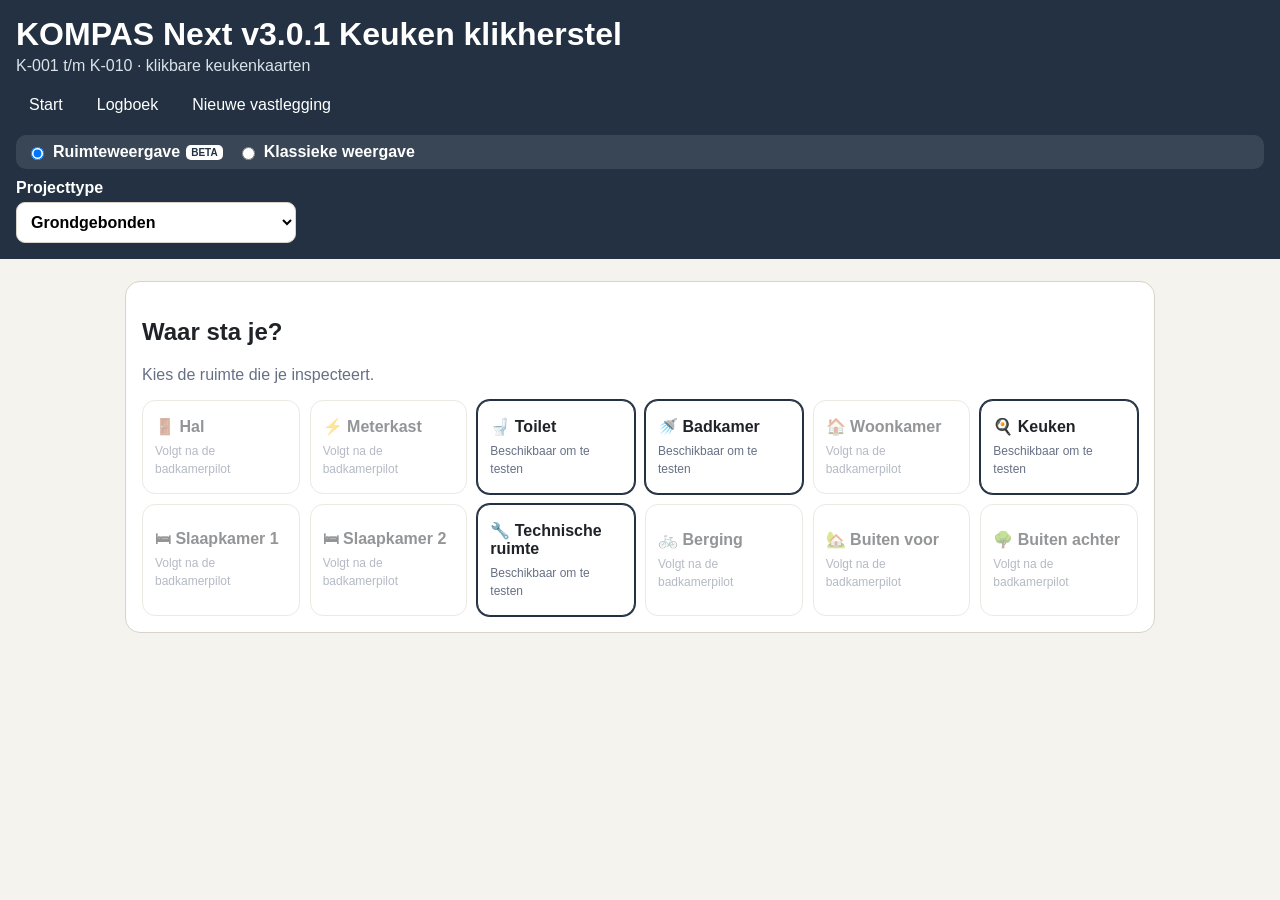
<file: index.html>
<!doctype html><html lang="nl"><head><meta charset="utf-8"><meta name="viewport" content="width=device-width,initial-scale=1"><meta name="theme-color" content="#233142"><title>KOMPAS Next v2.8.1 BR-002</title><link rel="stylesheet" href="css/styles.css"></head><body>
<header><h1 id="version"></h1><p id="subtitle"></p><nav>
<button onclick="goHome()">Start</button>
<button onclick="show('log')">Logboek</button>
<button onclick="resetAll()">Nieuwe vastlegging</button>
</nav>
<div class="mode-switch">
<label><input type="radio" name="viewMode" value="rooms" checked> Ruimteweergave <span class="beta">BETA</span></label>
<label><input type="radio" name="viewMode" value="classic"> Klassieke weergave</label>
</div><div class="project-choice"><label>Projecttype<select id="projectType"><option>Grondgebonden</option><option>Appartement</option></select></label></div></header>
<main>
<section id="roomHome" class="panel">
<h2>Waar sta je?</h2>
<p class="intro">Kies de ruimte die je inspecteert.</p>
<div id="roomGrid" class="room-grid"></div>
</section>

<section id="roomObjects" class="panel hidden">
<div class="top">
<div><h2 id="roomTitle"></h2><span class="pill">Ruimteweergave BETA</span></div>
<button class="light" onclick="showRoomHome()">Alle ruimtes</button>
</div>
<p class="intro">Wat zie je in deze ruimte?</p>
<div id="objectGrid" class="object-grid"></div>
</section>

<section id="roomObjectChoices" class="panel hidden">
<div class="top">
<div><h2 id="objectChoiceTitle"></h2><span id="roomContextPill" class="pill"></span></div>
<button class="light" onclick="showCurrentRoom()">Terug naar ruimte</button>
</div>
<p class="intro">Wat heb je waargenomen?</p>
<div id="roomChoiceGrid" class="grid"></div>
</section>

<section id="start" class="panel hidden"><h2>Wat heb je waargenomen?</h2><input id="search" type="search" placeholder="Zoek waarneming..."><div id="list" class="grid"></div></section>
<section id="form" class="panel hidden"><div class="top"><div><h2 id="cardTitle"></h2><span id="cardType" class="pill"></span></div><button class="light" onclick="backFromCard()">Terug</button></div>
<div id="registrationFields" class="fields"><label>Object<select id="object"></select></label><label>Type<select id="type"></select></label><label>Onderdeel<select id="part"></select></label><label>Locatie<select id="location"></select></label>
<label id="microLocationWrap" class="hidden">Positie op het bouwdeel
<select id="microLocation">
<option>Niet gespecificeerd</option>
<option>Scharnierzijde</option>
<option>Sluitzijde</option>
<option>Hoek bovenzijde</option>
<option>Hoek onderzijde</option>
<option>Kopse kant</option>
<option>Voorzijde</option>
<option>Achterzijde</option>
</select>
</label></div>

<div id="expert"></div>
<label>Meerwerk / projectspecifieke afspraak
<textarea id="projectAgreement" rows="2" placeholder="Alleen invullen indien van toepassing"></textarea>
</label>
<label>Aanvullende toelichting inspecteur<textarea id="extra" rows="3" placeholder="Optioneel"></textarea></label>
<div id="warning" class="note warn hidden"></div>
<div class="result"><h3>Titel</h3><div id="titleOut" class="out"></div><button data-copy="titleOut">Titel kopiëren</button></div>
<div class="result"><h3>Beschrijving</h3><div id="descOut" class="out"></div><button data-copy="descOut">Beschrijving kopiëren</button></div>
<div class="result"><h3>Advies</h3><div id="adviceOut" class="out"></div><button data-copy="adviceOut">Advies kopiëren</button></div>
<div class="actions"><button id="quickLog">Aan KOMPAS toevoegen</button><button class="light" onclick="backFromCard()">Andere waarneming</button></div></section>
<section id="log" class="panel hidden"><h2>KOMPAS Logboek</h2><textarea id="logText" rows="16"></textarea><div class="actions"><button id="downloadLog">Logboek downloaden</button><button class="light" onclick="show('start')">Terug</button></div></section>
</main><script src="js/data.js"></script><script src="js/app.js"></script></body></html>
</file>
<file: css/styles.css>
:root{--bg:#f5f3ee;--card:#fff;--text:#1f2328;--line:#d8d2c8;--accent:#233142;--accent2:#42607a;--ok:#e8f5ea;--warn:#fff6da;--bad:#fdeaea}*{box-sizing:border-box}body{margin:0;background:var(--bg);color:var(--text);font-family:-apple-system,BlinkMacSystemFont,"Segoe UI",Arial,sans-serif}header{position:sticky;top:0;z-index:10;background:var(--accent);color:#fff;padding:16px}header h1{margin:0}header p{margin:4px 0;color:#dbe2e8}nav{display:flex;gap:8px;margin-top:10px;flex-wrap:wrap}button{cursor:pointer;border:1px solid var(--accent);background:var(--accent);color:#fff;border-radius:10px;padding:10px 12px;font:inherit}.light{background:#fff;color:var(--accent)}main{max-width:1050px;margin:auto;padding:10px}.panel{background:var(--card);border:1px solid var(--line);border-radius:15px;padding:16px;margin:12px 0}.hidden{display:none!important}.grid{display:grid;grid-template-columns:repeat(auto-fit,minmax(180px,1fr));gap:8px;margin-top:10px}.grid button{background:#fff;color:var(--text);border-color:var(--line);text-align:left}.group{grid-column:1/-1;font-weight:700;margin-top:7px}.small{display:block;font-size:12px;color:#667085;margin-top:4px}.top{display:flex;justify-content:space-between;gap:10px}.pill{display:inline-block;padding:4px 8px;border:1px solid var(--line);border-radius:99px;background:#eef1f4;font-size:12px}.fields,.expert-fields{display:grid;grid-template-columns:1fr 1fr;gap:10px}label{display:block;font-weight:650;margin-top:10px}input,select,textarea{width:100%;border:1px solid var(--line);border-radius:9px;padding:10px;font:inherit;background:#fff}.expert-card{border:1px solid var(--line);border-radius:13px;background:#fbfcfd;padding:14px;margin-top:14px}.note{padding:10px;border-radius:10px;margin:10px 0}.ok{background:var(--ok);border:1px solid #afd5b5}.warn{background:var(--warn);border:1px solid #ead08b}.bad{background:var(--bad);border:1px solid #e3a3a3}details{border:1px solid var(--line);border-radius:9px;margin:8px 0;background:#fff}summary{padding:10px;font-weight:700;cursor:pointer}details div{padding:0 10px 11px;white-space:pre-wrap;line-height:1.45}.result{margin-top:15px}.out{white-space:pre-wrap;background:#f8f8f8;border:1px solid var(--line);border-radius:10px;padding:11px;line-height:1.5;margin-bottom:7px}.actions{display:flex;gap:8px;flex-wrap:wrap;margin-top:13px}@media(max-width:700px){.fields,.expert-fields{grid-template-columns:1fr}.grid{grid-template-columns:1fr 1fr}.top{flex-direction:column}}
.project-choice{max-width:280px;margin-top:10px}
.project-choice label{margin-top:0;color:#fff}
.project-choice select{margin-top:5px}

.mode-switch{display:flex;gap:14px;flex-wrap:wrap;margin-top:10px;padding:8px 10px;background:rgba(255,255,255,.1);border-radius:10px}
.mode-switch label{margin:0;color:#fff;font-weight:600;display:flex;align-items:center;gap:6px}
.mode-switch input{width:auto}
.beta{font-size:10px;background:#fff;color:#233142;padding:2px 5px;border-radius:5px}
.intro{color:#667085;margin-top:4px}
.room-grid,.object-grid{display:grid;grid-template-columns:repeat(auto-fit,minmax(150px,1fr));gap:10px;margin-top:12px}
.room-card,.object-card{border:1px solid var(--line);background:#fff;color:var(--text);border-radius:13px;padding:16px 12px;text-align:left;min-height:82px}
.room-card strong,.object-card strong{display:block;font-size:16px;margin-bottom:5px}
.room-card span,.object-card span{font-size:12px;color:#667085}
.room-card.active{border-color:var(--accent);box-shadow:0 0 0 1px var(--accent)}
.room-card.disabled{opacity:.48}
.context-banner{background:#eef3f7;border:1px solid #cbd7e1;border-radius:10px;padding:9px 11px;margin:10px 0}
@media(max-width:700px){.room-grid,.object-grid{grid-template-columns:1fr 1fr}}
</file>
